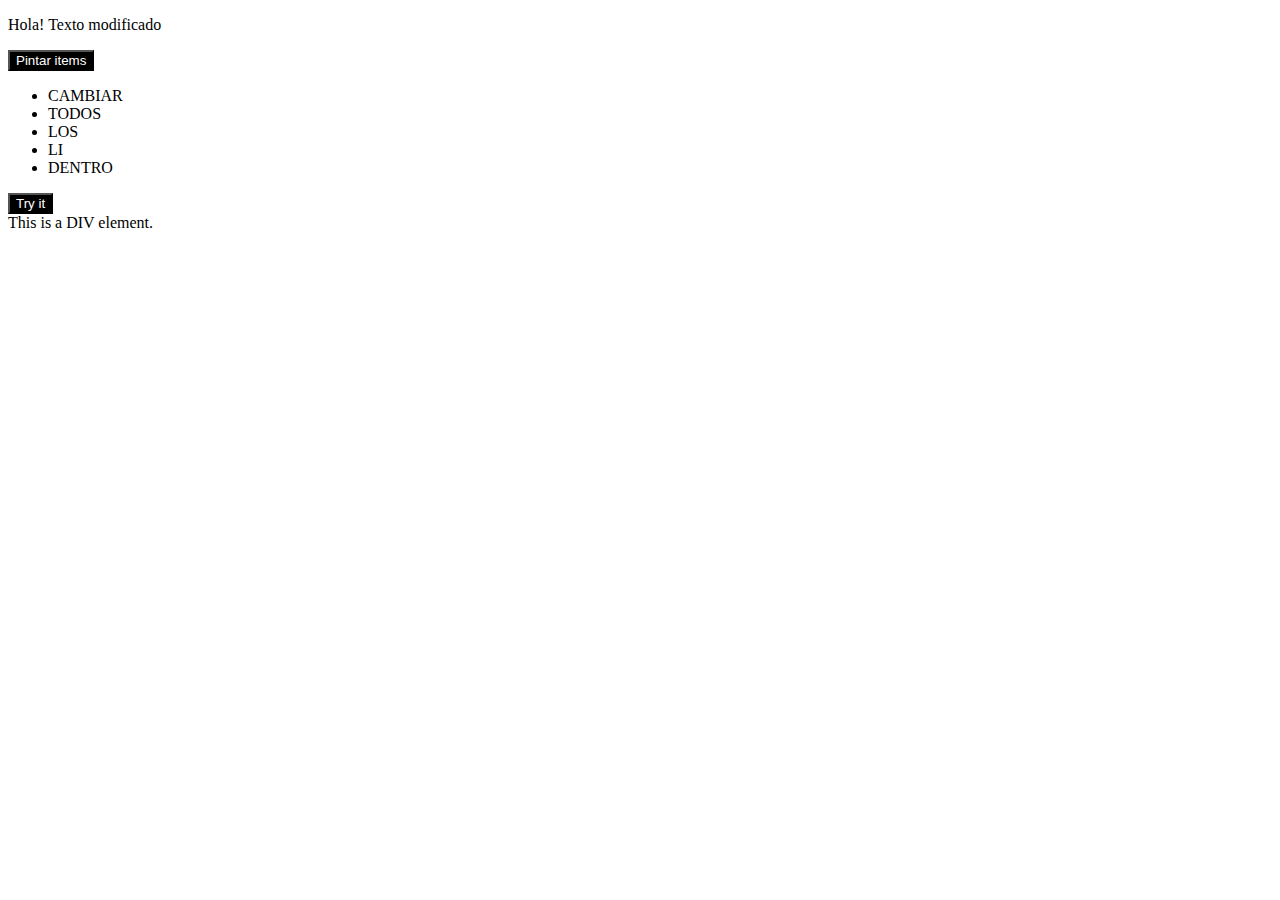
<file: Clase4/index.html>
<!DOCTYPE html>
<html lang="en">
<head>
  <meta charset="UTF-8">
  <meta http-equiv="X-UA-Compatible" content="IE=edge">
  <meta name="viewport" content="width=device-width, initial-scale=1.0">
  <script src="./script.js" defer></script>
  <title>Document</title> 
  <link rel="stylesheet" href="./style.css">
</head>
<body>
  
  <p id="para">Some text here</p>
  <button onclick="colorchange()">Pintar items</button>
  <ul>
    <li>CAMBIAR</li>
    <li>TODOS</li>
    <li>LOS</li>
    <li>LI</li>
    <li>DENTRO</li>
  </ul>

  <button onclick="myFunction()">Try it</button>

  <div id="myDIV">
    This is a DIV element.
  </div> 
  
</body>
</html>
</file>
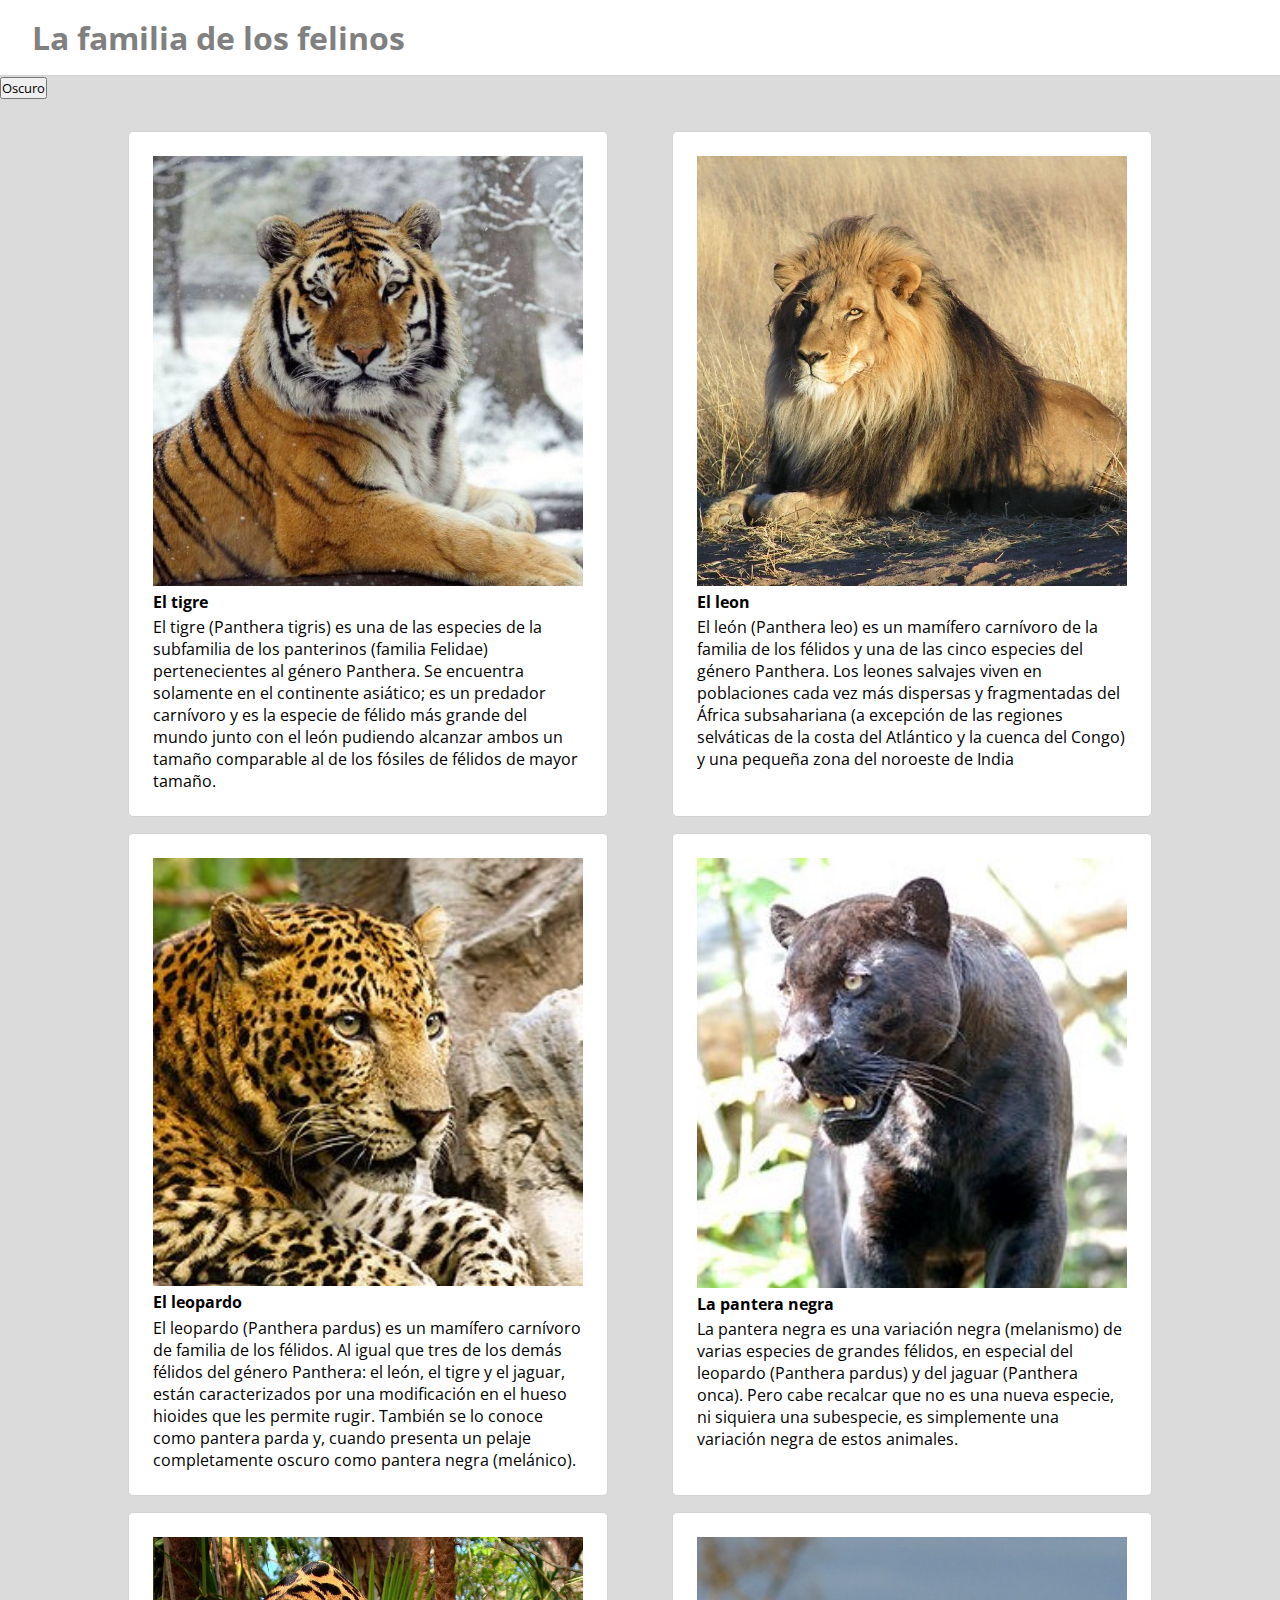
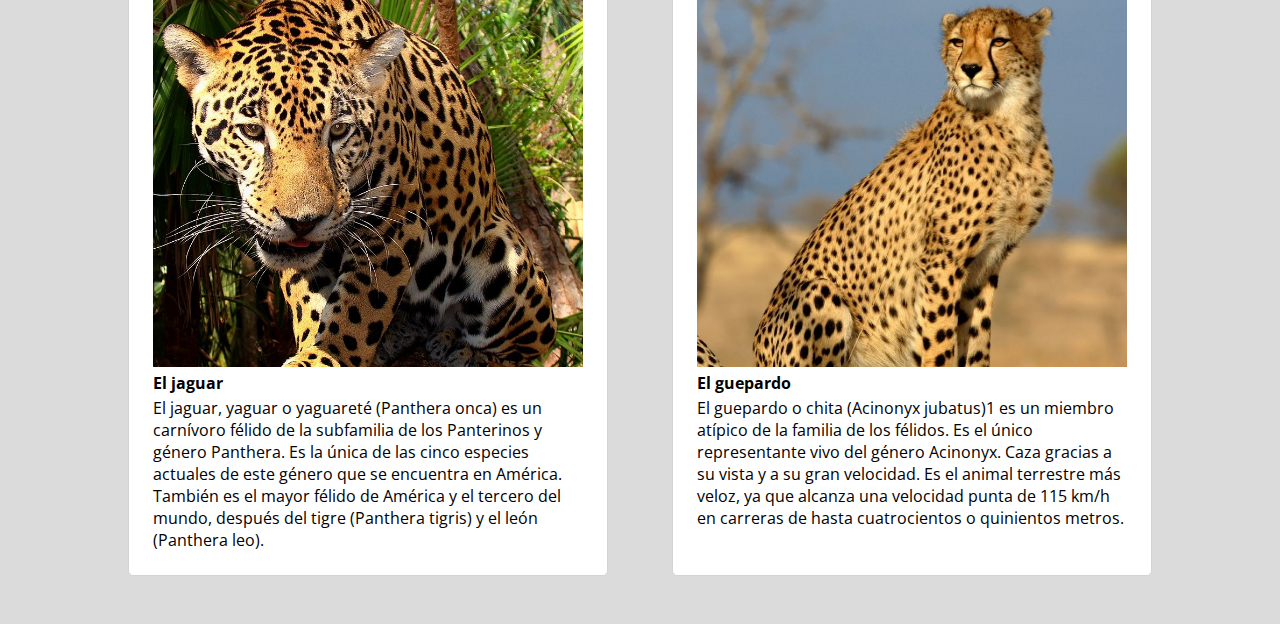
<file: Clase5/index.html>
<!DOCTYPE html>
<html lang="es">
<head>
  <meta charset="UTF-8">
  <meta http-equiv="X-UA-Compatible" content="IE=edge">
  <meta name="viewport" content="width=device-width, initial-scale=1.0">
  <link rel="stylesheet" href="styles.css">
  <title>Clase 5</title>
  <script src="script.js" defer></script>
</head>

<body class="dark">
<h1>La familia de los felinos</h1>
<button onclick="modoOscuro()">Oscuro</button>
  <div class="contenedor">
    <div class="item">
      <img src="./img/tiger.jpg">
      <h2>El tigre</h2>
      <p>
        El tigre (Panthera tigris) es una de las especies​ de la subfamilia de los panterinos (familia Felidae)
        pertenecientes al género Panthera. Se encuentra solamente en el continente asiático; es un predador carnívoro y
        es
        la especie de félido más grande del mundo junto con el león pudiendo alcanzar ambos un tamaño comparable al de
        los
        fósiles de félidos de mayor tamaño.
      </p>
    </div>
    <div class="item">
      <img src="./img/leon.jpg">
      <h2>El leon</h2>
      <p>
        El león (Panthera leo) es un mamífero carnívoro de la familia de los félidos y una de las cinco especies del
        género Panthera. Los leones salvajes viven en poblaciones cada vez más dispersas y fragmentadas del África
        subsahariana (a excepción de las regiones selváticas de la costa del Atlántico y la cuenca del Congo) y una
        pequeña zona del noroeste de India
      </p>
    </div>
    <div class="item">
      <img src="./img/leopardo.jpg">
      <h2>El leopardo</h2>
      <p>
        El leopardo (Panthera pardus) es un mamífero carnívoro de familia de los félidos. Al igual que tres de los demás
        félidos del género Panthera: el león, el tigre y el jaguar, están caracterizados por una modificación en el
        hueso hioides que les permite rugir. También se lo conoce como pantera parda y, cuando presenta un pelaje
        completamente oscuro como pantera negra (melánico).
      </p>
    </div>
    <div class="item">
      <img src="./img/pantera-negra.jpg">
      <h2>La pantera negra</h2>
      <p>
        La pantera negra es una variación negra (melanismo) de varias especies de grandes félidos, en especial del
        leopardo (Panthera pardus) y del jaguar (Panthera onca). Pero cabe recalcar que no es una nueva especie, ni
        siquiera una subespecie, es simplemente una variación negra de estos animales.
      </p>
    </div>
    <div class="item">
      <img src="./img/jaguar.jpg">
      <h2>El jaguar</h2>
      <p>
        El jaguar, yaguar o yaguareté (Panthera onca) es un carnívoro félido de la subfamilia de los Panterinos y
        género Panthera. Es la única de las cinco especies actuales de este género que se encuentra en América. También
        es el mayor félido de América y el tercero del mundo, después del tigre (Panthera tigris) y el león (Panthera
        leo).
      </p>
    </div>
    <div class="item">
      <img src="./img/chita.jpg">
      <h2>El guepardo</h2>
      <p>
        El guepardo o chita (Acinonyx jubatus)1​ es un miembro atípico de la familia de los félidos. Es el único
        representante vivo del género Acinonyx. Caza gracias a su vista y a su gran velocidad. Es el animal terrestre
        más veloz, ya que alcanza una velocidad punta de 115 km/h en carreras de hasta cuatrocientos o quinientos
        metros.
      </p>
    </div>
  </div>

</body>

</html>
</file>
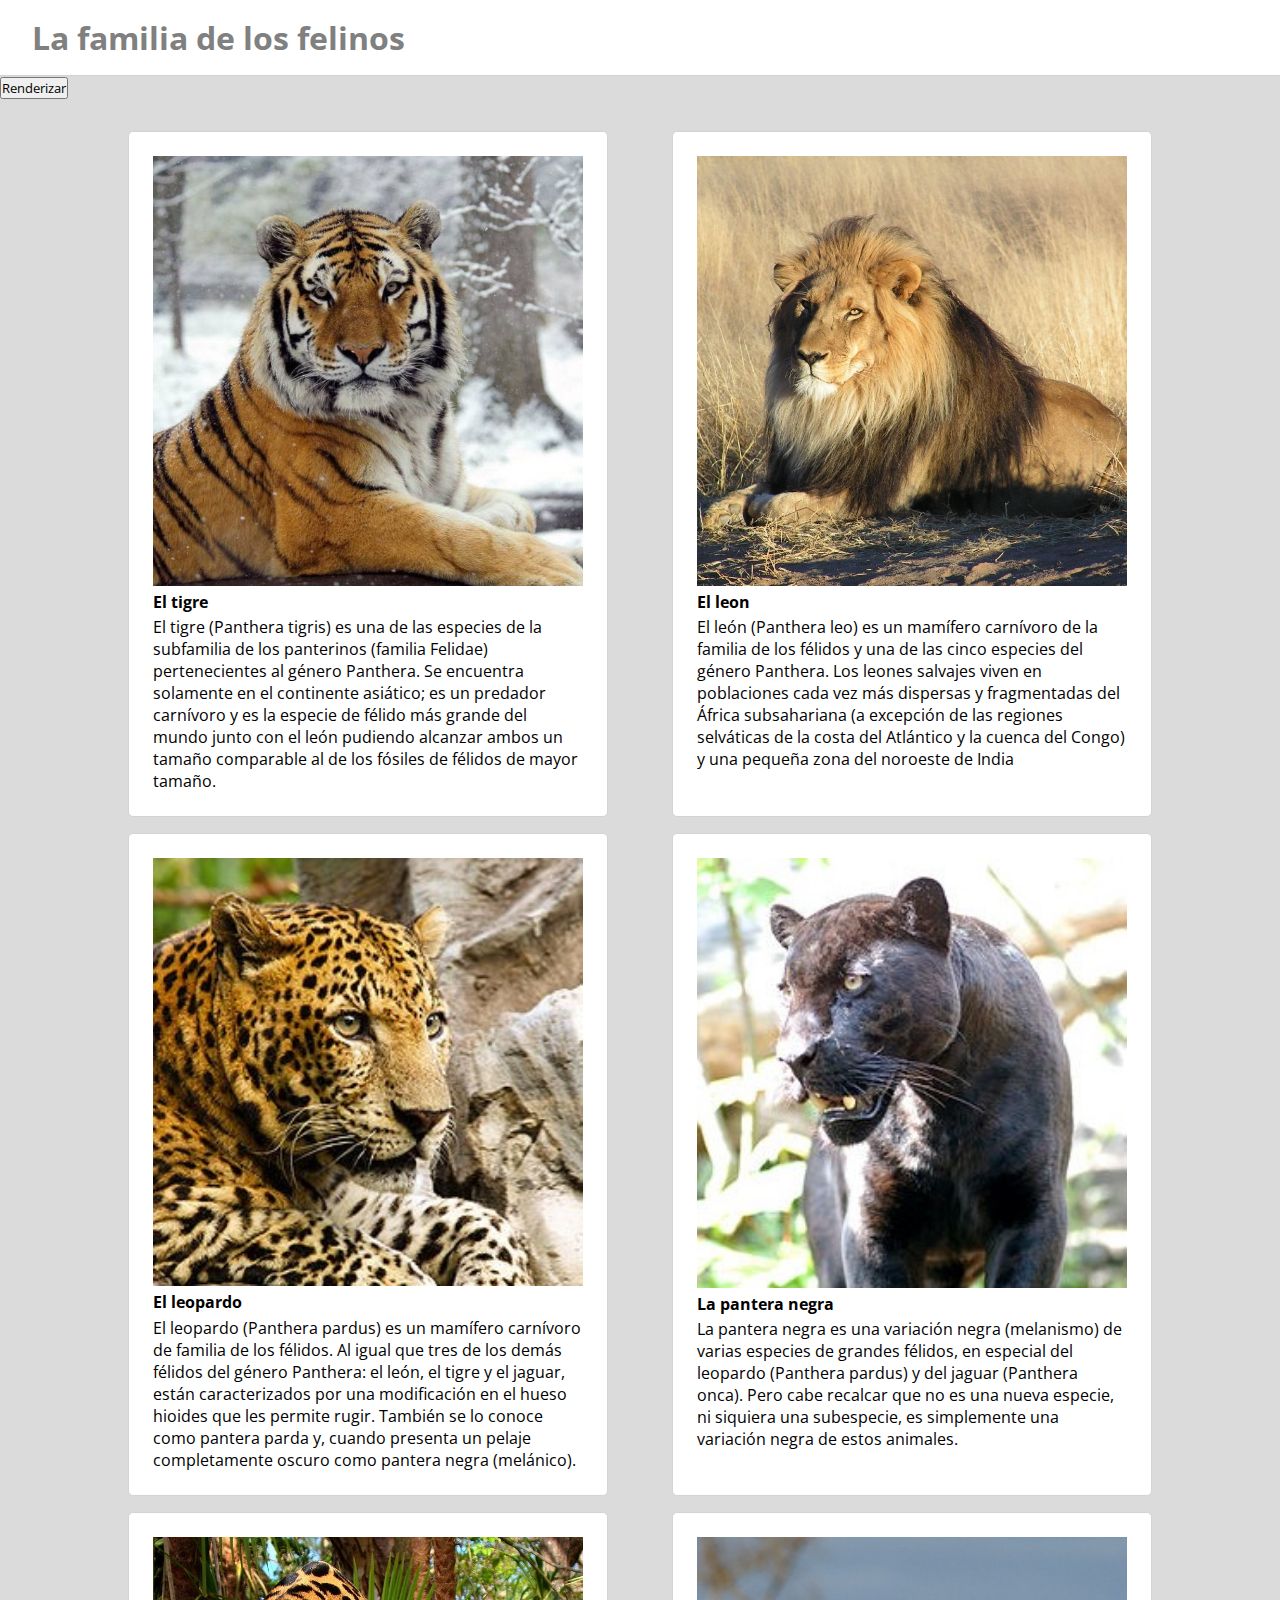
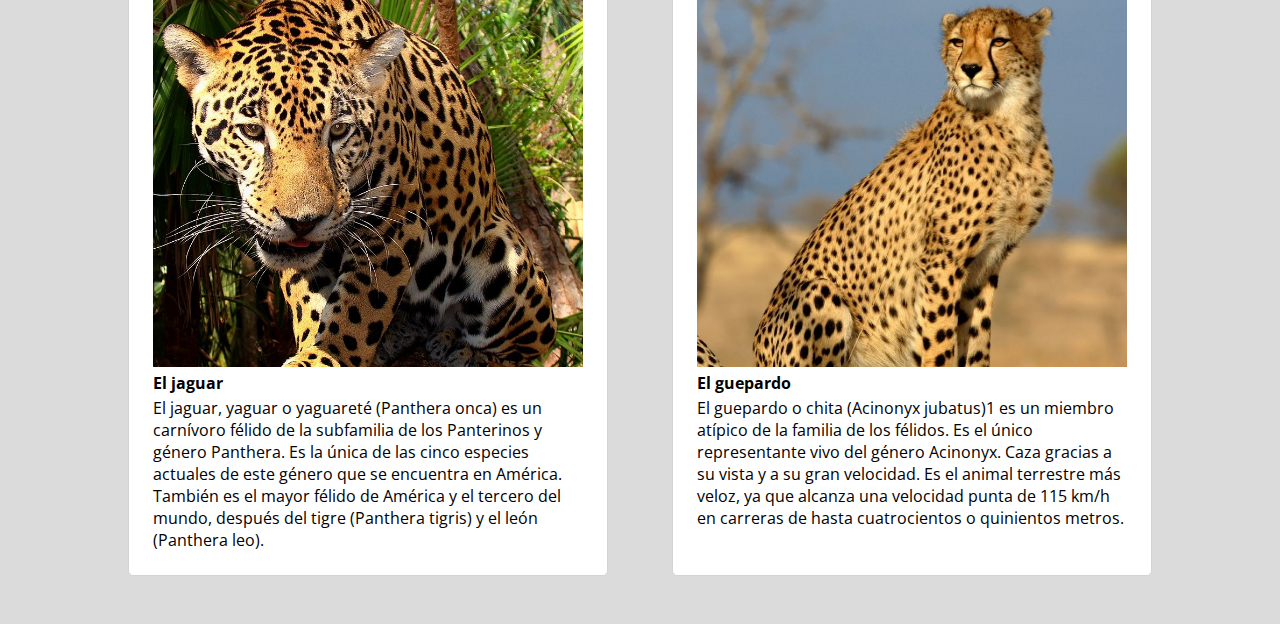
<file: Clase6/index.html>
<!DOCTYPE html>
<html lang="es">
<head>
  <meta charset="UTF-8">
  <meta http-equiv="X-UA-Compatible" content="IE=edge">
  <meta name="viewport" content="width=device-width, initial-scale=1.0">
  <link rel="stylesheet" href="style.css">
  <title>Clase 5</title>
  <script src="script.js" defer></script>
</head>

<body class="dark">
<h1>La familia de los felinos</h1>
<button onclick="renderizarFelinos()">Renderizar</button>
  <div class="contenedor">
     <div class="item">
      <img src="./img/tiger.jpg">
      <h2>El tigre</h2>
      <p>
        El tigre (Panthera tigris) es una de las especies​ de la subfamilia de los panterinos (familia Felidae)
        pertenecientes al género Panthera. Se encuentra solamente en el continente asiático; es un predador carnívoro y
        es
        la especie de félido más grande del mundo junto con el león pudiendo alcanzar ambos un tamaño comparable al de
        los
        fósiles de félidos de mayor tamaño.
      </p>
    </div>
    <div class="item">
      <img src="./img/leon.jpg">
      <h2>El leon</h2>
      <p>
        El león (Panthera leo) es un mamífero carnívoro de la familia de los félidos y una de las cinco especies del
        género Panthera. Los leones salvajes viven en poblaciones cada vez más dispersas y fragmentadas del África
        subsahariana (a excepción de las regiones selváticas de la costa del Atlántico y la cuenca del Congo) y una
        pequeña zona del noroeste de India
      </p>
    </div>
    <div class="item">
      <img src="./img/leopardo.jpg">
      <h2>El leopardo</h2>
      <p>
        El leopardo (Panthera pardus) es un mamífero carnívoro de familia de los félidos. Al igual que tres de los demás
        félidos del género Panthera: el león, el tigre y el jaguar, están caracterizados por una modificación en el
        hueso hioides que les permite rugir. También se lo conoce como pantera parda y, cuando presenta un pelaje
        completamente oscuro como pantera negra (melánico).
      </p>
    </div>
    <div class="item">
      <img src="./img/pantera-negra.jpg">
      <h2>La pantera negra</h2>
      <p>
        La pantera negra es una variación negra (melanismo) de varias especies de grandes félidos, en especial del
        leopardo (Panthera pardus) y del jaguar (Panthera onca). Pero cabe recalcar que no es una nueva especie, ni
        siquiera una subespecie, es simplemente una variación negra de estos animales.
      </p>
    </div>
    <div class="item">
      <img src="./img/jaguar.jpg">
      <h2>El jaguar</h2>
      <p>
        El jaguar, yaguar o yaguareté (Panthera onca) es un carnívoro félido de la subfamilia de los Panterinos y
        género Panthera. Es la única de las cinco especies actuales de este género que se encuentra en América. También
        es el mayor félido de América y el tercero del mundo, después del tigre (Panthera tigris) y el león (Panthera
        leo).
      </p>
    </div>
    <div class="item">
      <img src="./img/chita.jpg">
      <h2>El guepardo</h2>
      <p>
        El guepardo o chita (Acinonyx jubatus)1​ es un miembro atípico de la familia de los félidos. Es el único
        representante vivo del género Acinonyx. Caza gracias a su vista y a su gran velocidad. Es el animal terrestre
        más veloz, ya que alcanza una velocidad punta de 115 km/h en carreras de hasta cuatrocientos o quinientos
        metros.
      </p>
  </div>

</body>

</html>
</file>
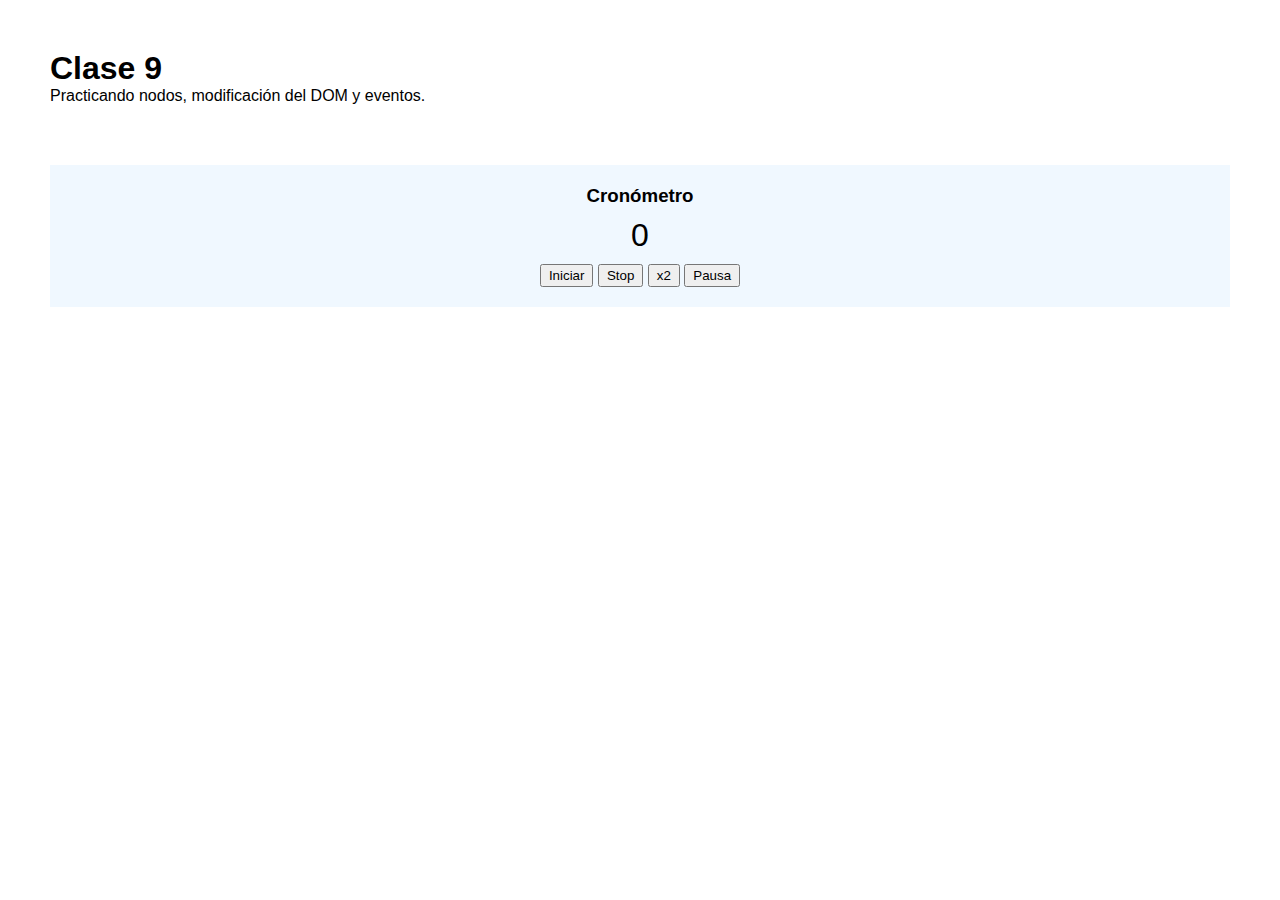
<file: Clase9/index.html>
<!DOCTYPE html>
<html lang="es">
<head>
    <meta charset="UTF-8">
    <meta http-equiv="X-UA-Compatible" content="IE=edge">
    <meta name="viewport" content="width=device-width, initial-scale=1.0">
    <title>Clase 9</title>
    <link rel="stylesheet" href="./styles.css">
</head>
<body>
    <header>
        <h1>Clase 9</h1>
        <p>Practicando nodos, modificación del DOM y eventos.</p>
    </header>
    <main>
        <h3>Cronómetro</h3>
        <p id="valor">0</p>
        <button id="iniciar">Iniciar</button>
        <button id="detener">Stop</button>
        <button id="acelerar">x2</button>
        <button id="pausa">Pausa</button>
    </main>
    <script src="./app.js"></script>
</body>
</html>
</file>
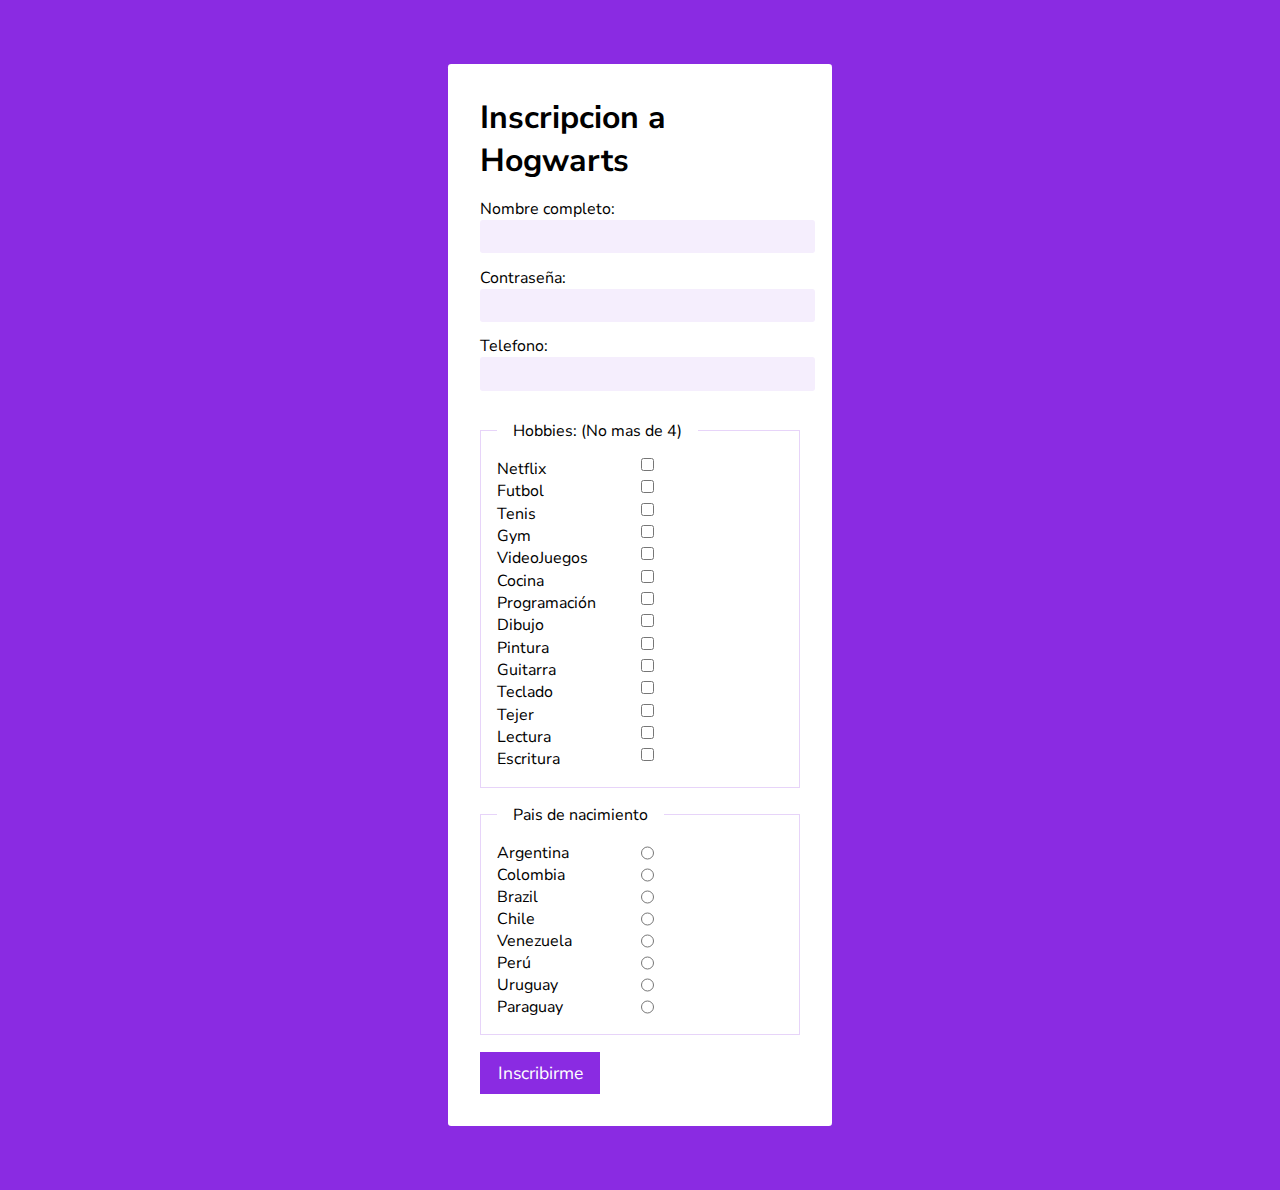
<file: Clase_11/Clase 11/index.html>
<!DOCTYPE html>
<html lang="en">

<head>
  <meta charset="UTF-8">
  <meta http-equiv="X-UA-Compatible" content="IE=edge">
  <meta name="viewport" content="width=device-width, initial-scale=1.0">
  <link rel="stylesheet" href="./css/styles.css">
  <title>Clase 11</title>
</head>

<body>
  <form>
    <h1>Inscripcion a Hogwarts</h1>
    <label for="nombre">Nombre completo:</label>
    <input type="text" class="" name="nombre" id="nombre" autocomplete="off">
    <label for="pass">Contraseña:</label>
    <input type="password" name="pass" id="pass">
    <label for="tel">Telefono:</label>
    <input type="text" name="tel" id="tel">

    <fieldset id="listado-hobbies">
      <legend>Hobbies: (No mas de 4)</legend>
      <label for="hobbiesNetflix">Netflix</label>
      <input type="checkbox" name="hobbies" id="hobbiesNetflix">

      <label for="hobbiesFutbol">Futbol</label>
      <input type="checkbox" name="hobbies" id="hobbiesFutbol">

      <label for="hobbiesTenis">Tenis</label>
      <input type="checkbox" name="hobbies" id="hobbiesTenis">

      <label for="hobbiesGym">Gym</label>
      <input type="checkbox" name="hobbies" id="hobbiesGym">

      <label for="hobbiesVideoJuegos">VideoJuegos</label>
      <input type="checkbox" name="hobbies" id="hobbiesVideoJuegos">

      <label for="hobbiesCocina">Cocina</label>
      <input type="checkbox" name="hobbies" id="hobbiesCocina">

      <label for="hobbiesProgramacion">Programación</label>
      <input type="checkbox" name="hobbies" id="hobbiesProgramación">

      <label for="hobbiesDibujo">Dibujo</label>
      <input type="checkbox" name="hobbies" id="hobbiesDibujo">

      <label for="hobbiesPintura">Pintura</label>
      <input type="checkbox" name="hobbies" id="hobbiesPintura">

      <label for="hobbiesGuitarra">Guitarra</label>
      <input type="checkbox" name="hobbies" id="hobbiesGuitarra">

      <label for="hobbiesTeclado">Teclado</label>
      <input type="checkbox" name="hobbies" id="hobbiesTeclado">

      <label for="hobbiesTeJER">Tejer</label>
      <input type="checkbox" name="hobbies" id="hobbiesTejer">

      <label for="hobbiesLectura">Lectura</label>
      <input type="checkbox" name="hobbies" id="hobbiesLectura">

      <label for="hobbiesEscritura">Escritura</label>
      <input type="checkbox" name="hobbies" id="hobbiesEscritura">

    </fieldset>

    <fieldset>
      <legend>Pais de nacimiento</legend>
      <label for="nacionalidadArgentina">Argentina </label>

      <input type="radio" name="nacionalidad" id="nacionalidadArgentina">
      <label for="nacionalidadColombiana">Colombia </label>

      <input type="radio" name="nacionalidad" id="nacionalidadColombiana">
      <label for="nacionalidadBrazilera">Brazil </label>

      <input type="radio" name="nacionalidad" id="nacionalidadBrazilera">
      <label for="nacionalidadChilena">Chile </label>

      <input type="radio" name="nacionalidad" id="nacionalidadChilena">
      <label for="nacionalidadVenezolana">Venezuela </label>

      <input type="radio" name="nacionalidad" id="nacionalidadVenezolana">
      <label for="nacionalidadPerú">Perú </label>

      <input type="radio" name="nacionalidad" id="nacionalidadPerú">
      <label for="nacionalidadUruguay">Uruguay </label>

      <input type="radio" name="nacionalidad" id="nacionalidadUruguay">
      <label for="nacionalidadParaguay">Paraguay </label>

      <input type="radio" name="nacionalidad" id="nacionalidadParaguay">
    </fieldset>

    <button type="submit">Inscribirme</button>
  </form>

  <script src="./js/app.js"></script>
</body>

</html>
</file>
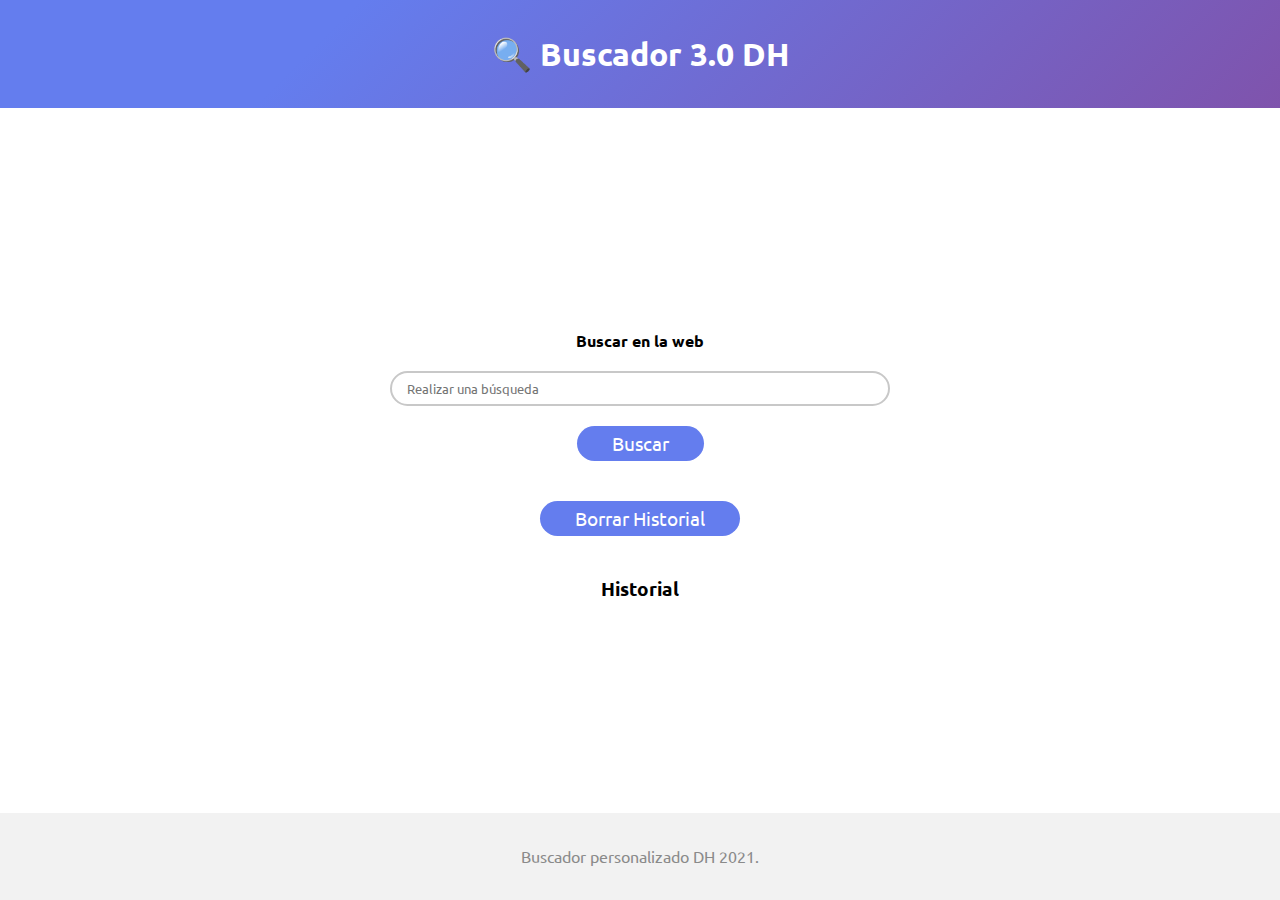
<file: Clase_14/Clase 14/index.html>
<!DOCTYPE html>
<html lang="es">

<head>
    <meta charset="UTF-8">
    <meta http-equiv="X-UA-Compatible" content="IE=edge">
    <meta name="viewport" content="width=device-width, initial-scale=1.0">
    <title>Buscador</title>
    <link rel="stylesheet" href="./css/styles.css">
</head>

<body>
    <header class="super-center">
        <h1>🔍 Buscador 3.0 DH</h1>
    </header>

    <main class="super-center">

        <form class="search">
            <label for="busqueda">Buscar en la web</label>
            <input id="busqueda" type="text" placeholder="Realizar una búsqueda" autocomplete="off">
            <button type="submit">Buscar</button>
            <button id="delete" type="button">Borrar Historial</button>
        </form>

        <h3>Historial</h3>
        <div id="busquedas-realizadas">

        </div>
    </main>

    <footer class="super-center">
        <p>Buscador personalizado DH 2021.</p>
    </footer>


    <script src="./js/app.js"></script>
</body>

</html>
</file>
<file: Clase4/style.css>
.mystyle {
    width: 100%;
    padding: 25px;
    background-color: coral;
    color: white;
    font-size: 25px;
  }
  
  button{
    background-color: black;
    color: white;
  }
</file>
<file: Clase5/styles.css>
@import url('https://fonts.googleapis.com/css2?family=Open+Sans:wght@300;400&display=swap');

* {
  margin: 0;
  padding: 0;
  font-family: 'Open Sans', sans-serif;
}

body {
  background-color: rgb(219, 219, 219);
}

h1 {
  padding: .5em 1em;
  background-color: white;
  border-bottom: 1px solid lightgrey;
  color: grey;
}

.contenedor {
  display: flex;
  flex-wrap: wrap;
  justify-content: space-between;
  width: 80%;
  margin: 2em 10%;
}

.item {
  width: 30em;
  background-color: white;
  box-sizing: border-box;
  padding: 1.5em;
  margin-bottom: 1em;
  border-radius: 5px;
  border: 1px solid lightgray;
}

.item img {
  width: 100%;
}

.item h2 {
  font-size: 1em;
  margin-bottom: .2em;
}

.darkMode {
  background-color: rgb(39, 39, 39);
  color: white;
}

.darkMode h1{
  background-color: rgb(19, 19, 19);
  color: rgb(170, 170, 170);
  border-color: black;
}

.darkMode .item{
  background-color: rgb(19, 19, 19);
  border-color: black;
}

.darkMode .item p{
  color: rgb(230, 230, 230);
}
</file>
<file: Clase6/style.css>
@import url('https://fonts.googleapis.com/css2?family=Open+Sans:wght@300;400&display=swap');

* {
  margin: 0;
  padding: 0;
  font-family: 'Open Sans', sans-serif;
}

body {
  background-color: rgb(219, 219, 219);
}

h1 {
  padding: .5em 1em;
  background-color: white;
  border-bottom: 1px solid lightgrey;
  color: grey;
}

.contenedor {
  display: flex;
  flex-wrap: wrap;
  justify-content: space-between;
  width: 80%;
  margin: 2em 10%;
}

.item {
  width: 30em;
  background-color: white;
  box-sizing: border-box;
  padding: 1.5em;
  margin-bottom: 1em;
  border-radius: 5px;
  border: 1px solid lightgray;
}

.item img {
  width: 100%;
}

.item h2 {
  font-size: 1em;
  margin-bottom: .2em;
}

.darkMode {
  background-color: rgb(39, 39, 39);
  color: white;
}

.darkMode h1{
  background-color: rgb(19, 19, 19);
  color: rgb(170, 170, 170);
  border-color: black;
}

.darkMode .item{
  background-color: rgb(19, 19, 19);
  border-color: black;
}

.darkMode .item p{
  color: rgb(230, 230, 230);
}
</file>
<file: Clase9/styles.css>
*{
    margin: 0;
    padding: 0;
    box-sizing: border-box;
    font-family: sans-serif;
}

header{
    padding: 50px;
}

main{
    background-color: aliceblue;
    text-align: center;
    margin: 10px 50px;
    padding: 20px;
}
#valor{
    padding: 10px 0;
    font-size: 2em;
}
#times{
    padding: 10px 0;
}
#times small{
    display: block;
}
button{
    padding: 2px 7px;
}
</file>
<file: Clase_11/Clase 11/css/styles.css>
@import url('https://fonts.googleapis.com/css2?family=Nunito+Sans:wght@200;400&display=swap');
* {
  margin: 0;
  padding: 0;
  font-family: 'Nunito Sans', sans-serif;
}

body {
  display: flex;
  min-height: 100vh;
  background-color: blueviolet;
}

form {
  background-color: white;
  width: 30vw;
  height: fit-content;
  padding: 2em;
  margin: 4em 35vw;
  border-radius: .2em;
}

h1 {
  margin-bottom: .5em;
}

input:not([type=checkbox]):not([type=radio]) {
  position: relative;
  width: 100%;
  padding: .5em;
  border-radius: .2em;
  border: 1px solid transparent;
  background-color: rgba(137, 43, 226, 0.082);
  margin-bottom: 1em;
}

input.error:not([type=checkbox]):not([type=radio]) {
  border: 1px solid red;
}

fieldset {
  display: flex;
  flex-wrap: wrap;
  width: 100%;
  border: none;
  border: 1px solid rgba(137, 43, 226, 0.205);
  margin-top: 1em;
  box-sizing: border-box;
  padding: 1em;
}

fieldset legend {
  padding: 0 1em;
}

fieldset label {
  display: block;
  width: 9em;
}

input[type=checkbox] {
  margin-right: 1em;
  margin-bottom: .7em;
}

button {
  background-color: blueviolet;
  color: white;
  font-size: 1.1em;
  padding: .5em 1em;
  border: none;
  margin-top: 1em;
}

button:disabled {
  opacity: .5;
  cursor: not-allowed;
}
</file>
<file: Clase_14/Clase 14/css/styles.css>
@import url('https://fonts.googleapis.com/css2?family=Ubuntu:wght@300;400;700&display=swap');

:root {
  --primary: #647dee;
  --secondary: #7f53ac;
  --app-grey: #F2F2F2;
  --warning: #fce043;
}

* {
  padding: 0;
  margin: 0;
  box-sizing: border-box;
  font-family: 'Ubuntu', sans-serif;
}

body {
  height: 100vh;
  display: flex;
  flex-direction: column;
}

.super-center {
  display: flex;
  align-items: center;
  justify-content: center;
}

header {
  flex-grow: 1;
  color: white;
  background-color: #7f53ac;
  background-image: linear-gradient(315deg, var(--secondary)0%, var(--primary) 74%);
}

main {
  flex-grow: 6;
  display: flex;
  flex-direction: column;
  align-items: center;
}

main form {
  display: flex;
  flex-direction: column;
  align-items: center;
}

form label {
  font-weight: bold;
  margin: 20px 0;
}

form input {
  width: 500px;
  padding: 7px 15px;
  border-radius: 50vh;
  border: 2px solid rgb(200, 200, 200);
}
form input:focus {
  border: 2px solid var(--primary);
  outline: none;
}

form button {
  color: white;
  /* font-weight: bold; */
  font-size: 1.2em;
  background-color: var(--primary);
  border: none;
  border-radius: 50vh;
  margin: 20px 0;
  padding: 5px 35px;
  cursor: pointer;
}
form button:hover {
  background-color: var(--secondary);
}
form button:active {
  background-color: var(--warning);
}

main h3{
  margin: 20px 0 10px 0;
}
#busquedas-realizadas{
  text-align: center;
}

#busquedas-realizadas p{
  display: inline-block;
  background-color: var(--app-grey);
  padding: 5px 15px;
  border-radius: 50vh;
  margin: 10px;
  
}

footer {
  flex-grow: 1;
  background-color: var(--app-grey);
  color: rgb(138, 138, 138);
}
</file>
